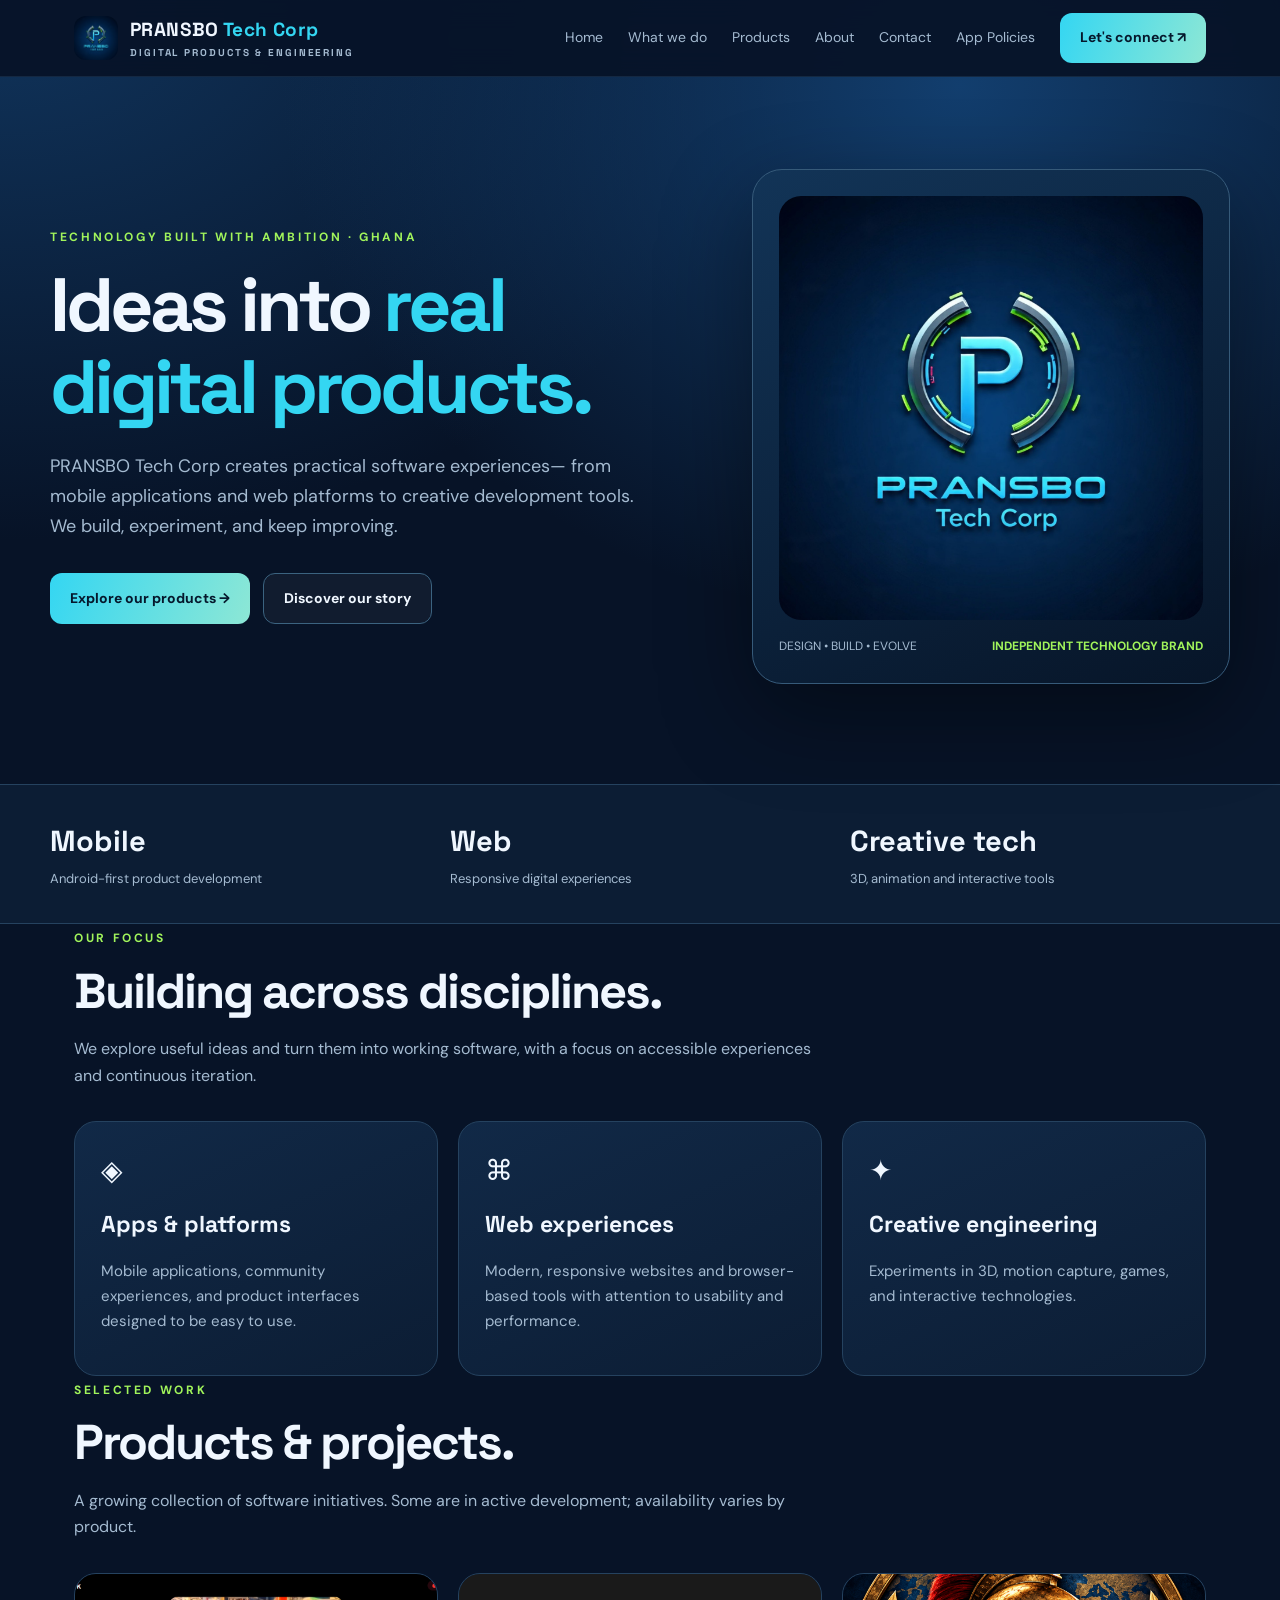
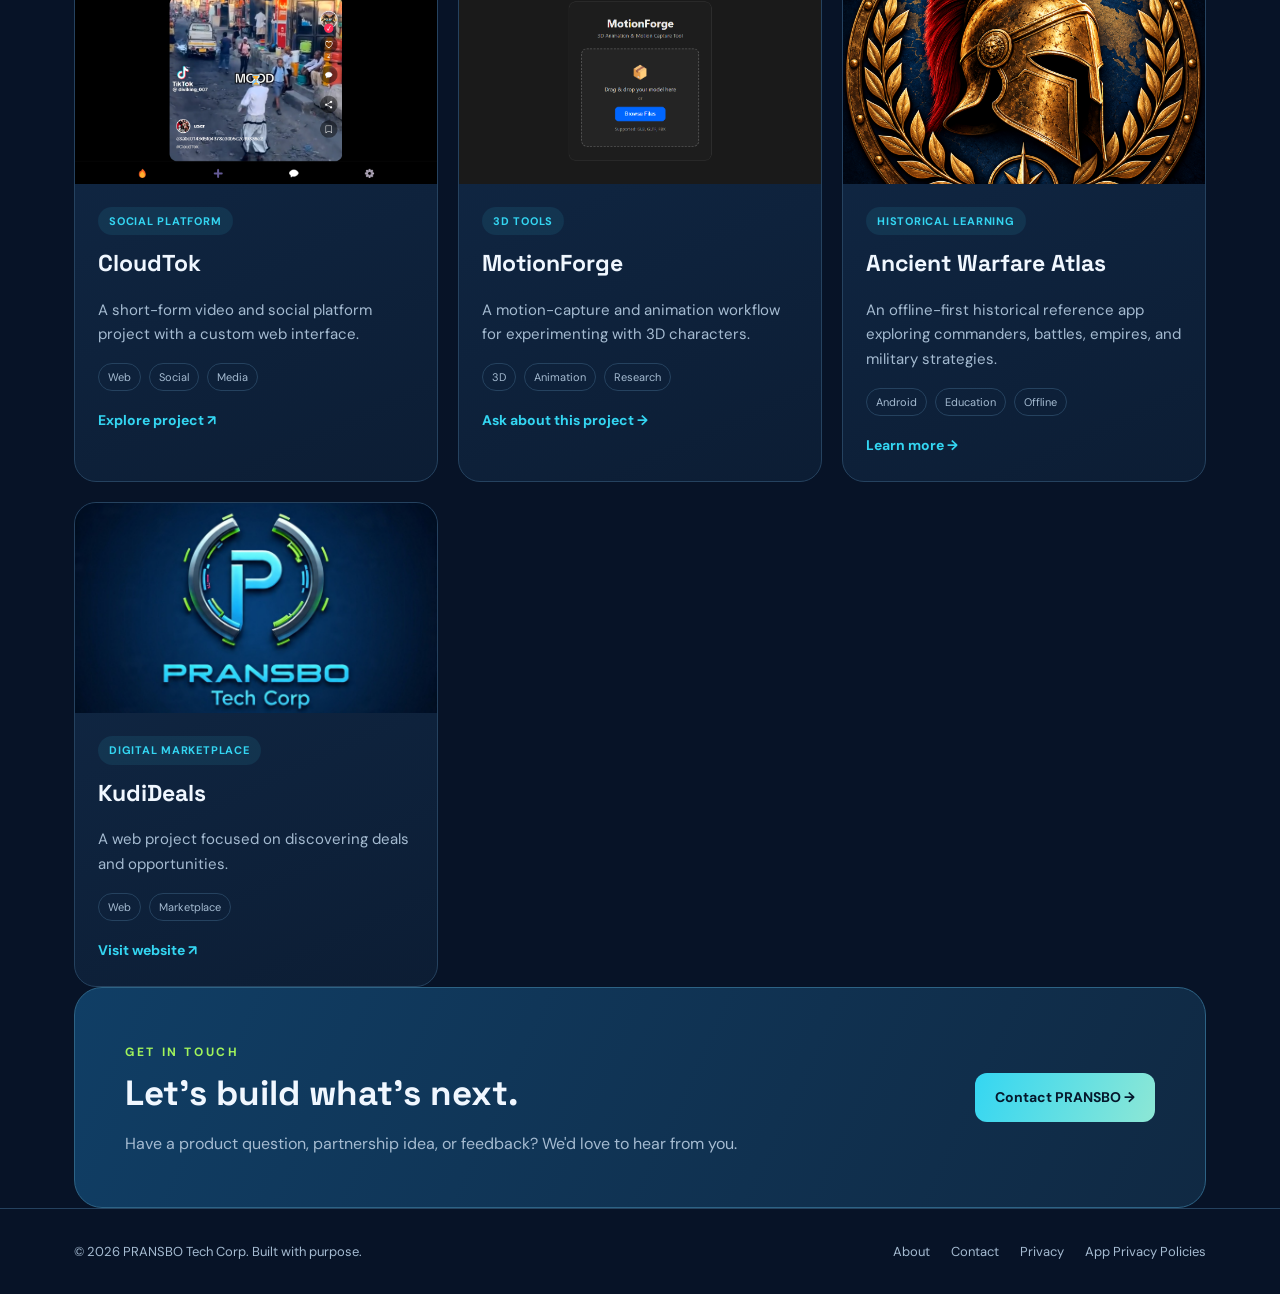
<file: index.html>
<!doctype html>
<html lang="en">
<head>
    <meta charset="utf-8">
    <meta name="viewport" content="width=device-width, initial-scale=1">
    <meta name="theme-color" content="#071327">

    <meta name="description"
          content="PRANSBO Tech Corp creates mobile apps, web platforms and creative engineering projects.">

    <meta property="og:type" content="website">
    <meta property="og:title"
          content="PRANSBO Tech Corp | Digital Products &amp; Engineering">
    <meta property="og:description"
          content="PRANSBO Tech Corp creates mobile apps, web platforms and creative engineering projects.">
    <meta property="og:image" content="logo.jpg">

    <link rel="icon" type="image/png" href="favicon.png">
    <link rel="stylesheet" href="styles.css">

    <title>PRANSBO Tech Corp | Digital Products &amp; Engineering</title>
</head>

<body>

    <!-- ==================== HEADER / NAVIGATION ==================== -->
    <header>
        <div class="wrap nav">

            <a class="brand" href="index.html">
                <img src="logo.jpg" alt="PRANSBO Tech Corp logo">

                <span>
                    PRANSBO
                    <span class="accent">Tech Corp</span>
                    <small>Digital products &amp; engineering</small>
                </span>
            </a>

            <button class="menu"
                    aria-label="Toggle navigation"
                    aria-expanded="false">
                ☰ Menu
            </button>

            <nav class="links" aria-label="Main navigation">
                <a href="index.html">Home</a>
                <a href="index.html#solutions">What we do</a>
                <a href="index.html#products">Products</a>
                <a href="about.html">About</a>
                <a href="contact.html">Contact</a>
  <a href="app-privacy/index.html">App Policies</a>
                <a class="btn primary" href="contact.html">
                    Let's connect ↗
                </a>
            </nav>

        </div>
    </header>


    <!-- ==================== MAIN CONTENT ==================== -->
    <main>

        <!-- HERO SECTION -->
        <div class="wrap hero">

            <div>
                <div class="eyebrow">
                    Technology built with ambition · Ghana
                </div>

                <h1>
                    Ideas into
                    <span class="accent">real digital products.</span>
                </h1>

                <p class="lead">
                    PRANSBO Tech Corp creates practical software experiences—
                    from mobile applications and web platforms to creative
                    development tools. We build, experiment, and keep improving.
                </p>

                <div class="actions">
                    <a class="btn primary" href="#products">
                        Explore our products →
                    </a>

                    <a class="btn" href="about.html">
                        Discover our story
                    </a>
                </div>
            </div>

            <div class="hero-visual">
                <img src="logo.jpg" alt="PRANSBO Tech Corp emblem">

                <div class="badge">
                    <span>DESIGN • BUILD • EVOLVE</span>
                    <strong>INDEPENDENT TECHNOLOGY BRAND</strong>
                </div>
            </div>

        </div>


        <!-- COMPANY CAPABILITIES BAND -->
        <div class="band">
            <div class="wrap stats">

                <div class="stat">
                    <strong>Mobile</strong>
                    <span>Android-first product development</span>
                </div>

                <div class="stat">
                    <strong>Web</strong>
                    <span>Responsive digital experiences</span>
                </div>

                <div class="stat">
                    <strong>Creative tech</strong>
                    <span>3D, animation and interactive tools</span>
                </div>

            </div>
        </div>


        <!-- ==================== SERVICES ==================== -->
        <section id="solutions" class="wrap">

            <div class="section-head">
                <span class="eyebrow">Our focus</span>

                <h2>Building across disciplines.</h2>

                <p>
                    We explore useful ideas and turn them into working software,
                    with a focus on accessible experiences and continuous iteration.
                </p>
            </div>

            <div class="grid">

                <article class="card">
                    <div class="icon">◈</div>

                    <h3>Apps &amp; platforms</h3>

                    <p>
                        Mobile applications, community experiences, and product
                        interfaces designed to be easy to use.
                    </p>
                </article>

                <article class="card">
                    <div class="icon">⌘</div>

                    <h3>Web experiences</h3>

                    <p>
                        Modern, responsive websites and browser-based tools
                        with attention to usability and performance.
                    </p>
                </article>

                <article class="card">
                    <div class="icon">✦</div>

                    <h3>Creative engineering</h3>

                    <p>
                        Experiments in 3D, motion capture, games, and
                        interactive technologies.
                    </p>
                </article>

            </div>
        </section>


        <!-- ==================== PRODUCTS & PROJECTS ==================== -->
        <section id="products" class="wrap">

            <div class="section-head">
                <span class="eyebrow">Selected work</span>

                <h2>Products &amp; projects.</h2>

                <p>
                    A growing collection of software initiatives. Some are
                    in active development; availability varies by product.
                </p>
            </div>

            <div class="grid">

                <!-- CLOUDTOK -->
                <article class="card project">
                    <img
                        src="images/cloudtok/cloudtok1.png"
                        alt="CloudTok project screenshot"
                        loading="lazy"
                    >

                    <div class="body">
                        <span class="pill">Social platform</span>

                        <h3>CloudTok</h3>

                        <p>
                            A short-form video and social platform project
                            with a custom web interface.
                        </p>

                        <div class="meta">
                            <span>Web</span>
                            <span>Social</span>
                            <span>Media</span>
                        </div>

                        <a
                            class="more"
                            href="https://prattbossman-2010.github.io/CloudTok"
                            target="_blank"
                            rel="noopener noreferrer"
                        >
                            Explore project ↗
                        </a>
                    </div>
                </article>


                <!-- MOTIONFORGE -->
                <article class="card project">
                    <img
                        src="images/motionforge/motionforge1.png"
                        alt="MotionForge project screenshot"
                        loading="lazy"
                    >

                    <div class="body">
                        <span class="pill">3D tools</span>

                        <h3>MotionForge</h3>

                        <p>
                            A motion-capture and animation workflow for
                            experimenting with 3D characters.
                        </p>

                        <div class="meta">
                            <span>3D</span>
                            <span>Animation</span>
                            <span>Research</span>
                        </div>

                        <a class="more" href="contact.html">
                            Ask about this project →
                        </a>
                    </div>
                </article>


                <!-- ANCIENT WARFARE ATLAS -->
                <article class="card project">
                    <img
                        src="images/Ancient Warfare.png"
                        alt="PRANSBO Tech Corp product identity"
                        loading="lazy"
                    >

                    <div class="body">
                        <span class="pill">Historical learning</span>

                        <h3>Ancient Warfare Atlas</h3>

                        <p>
                            An offline-first historical reference app exploring
                            commanders, battles, empires, and military strategies.
                        </p>

                        <div class="meta">
                            <span>Android</span>
                            <span>Education</span>
                            <span>Offline</span>
                        </div>

                        <a class="more" href="contact.html">
                            Learn more →
                        </a>
                    </div>
                </article>


                <!-- KUDIDEALS -->
                <article class="card project">
                    <img
                        src="logo.jpg"
                        alt="PRANSBO Tech Corp logo"
                        loading="lazy"
                    >

                    <div class="body">
                        <span class="pill">Digital marketplace</span>

                        <h3>KudiDeals</h3>

                        <p>
                            A web project focused on discovering deals
                            and opportunities.
                        </p>

                        <div class="meta">
                            <span>Web</span>
                            <span>Marketplace</span>
                        </div>

                        <a
                            class="more"
                            href="https://kudideals.vercel.app"
                            target="_blank"
                            rel="noopener noreferrer"
                        >
                            Visit website ↗
                        </a>
                    </div>
                </article>

            </div>
        </section>


        <!-- ==================== CONTACT CALL TO ACTION ==================== -->
        <section class="wrap">
            <div class="cta">

                <div>
                    <span class="eyebrow">Get in touch</span>

                    <h2>Let's build what's next.</h2>

                    <p>
                        Have a product question, partnership idea, or feedback?
                        We'd love to hear from you.
                    </p>
                </div>

                <a class="btn primary" href="contact.html">
                    Contact PRANSBO →
                </a>

            </div>
        </section>

    </main>


    <!-- ==================== FOOTER ==================== -->
    <footer>
        <div class="wrap foot">

            <span>
                © <span id="year">2026</span>
                PRANSBO Tech Corp. Built with purpose.
            </span>

            <div>
                <a href="about.html">About</a>
                <a href="contact.html">Contact</a>
                <a href="privacy.html">Privacy</a>
                  <a href="app-privacy/index.html">App Privacy Policies</a>
            </div>

        </div>
    </footer>


    <!-- ==================== SCRIPTS ==================== -->
    <script src="app.js"></script>

    <script>
        document.getElementById("year").textContent =
            new Date().getFullYear();
    </script>

</body>
</html>
</file>
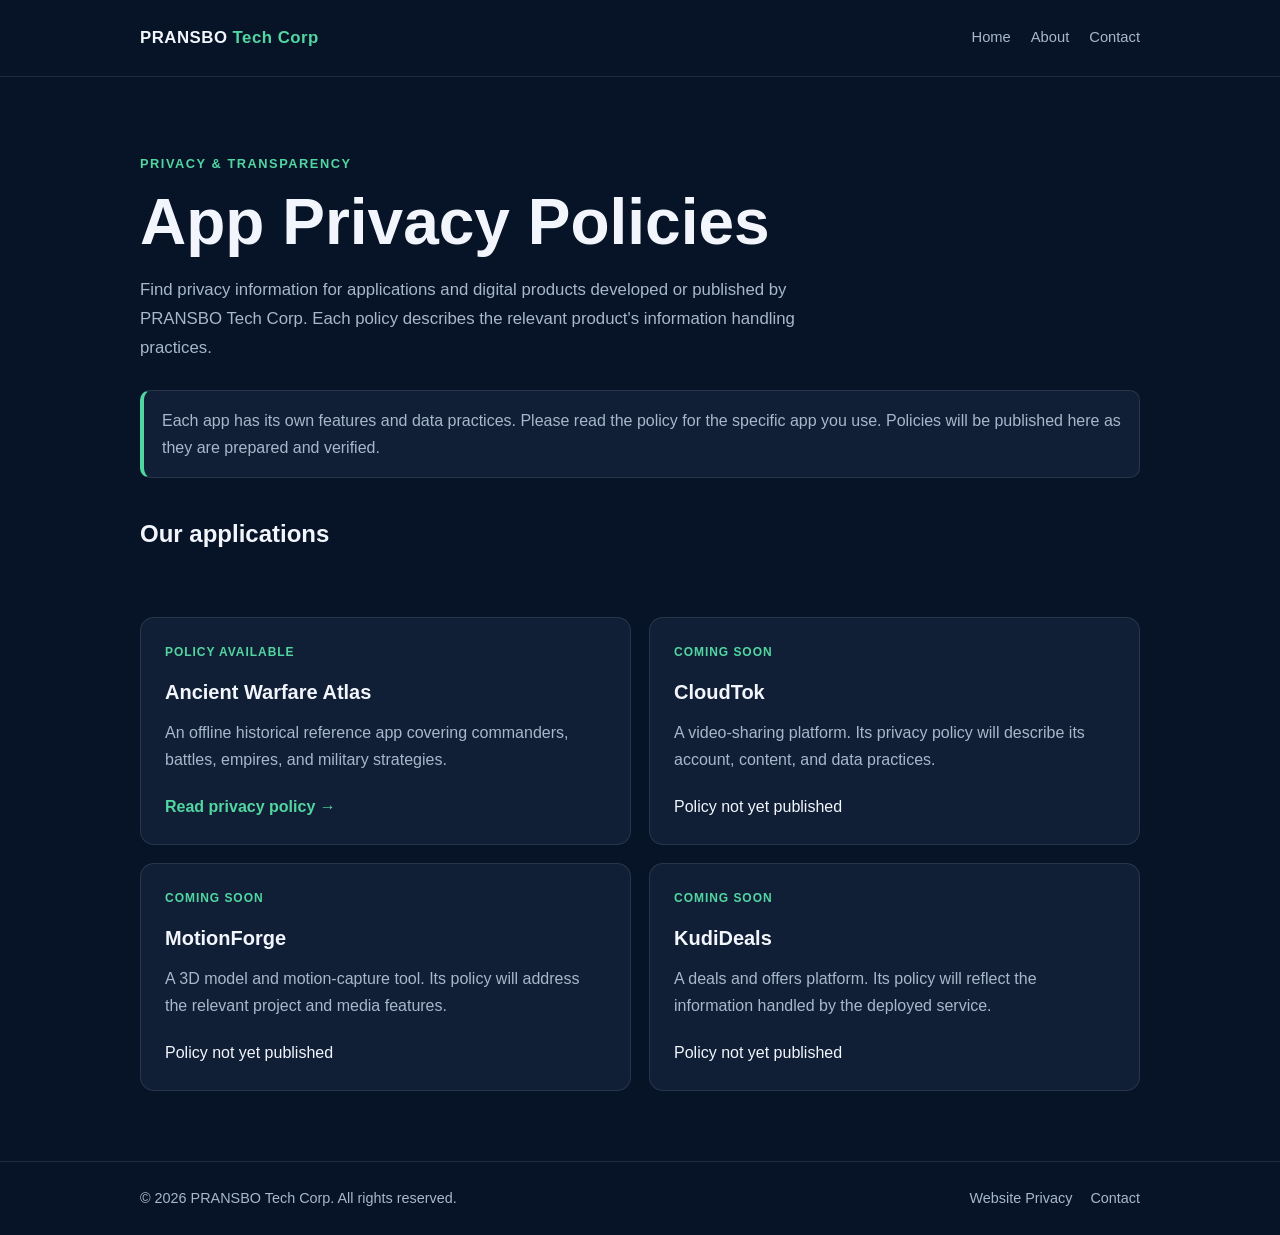
<file: app-privacy/index.html>
<!DOCTYPE html><html lang="en">
<head>
    <meta charset="UTF-8">
    <meta name="viewport" content="width=device-width, initial-scale=1">
    <meta name="theme-color" content="#071327"><meta
    name="description"
    content="Find privacy policies for mobile apps and digital products published by PRANSBO Tech Corp."
>

<title>App Privacy Policies | PRANSBO Tech Corp</title>

<style>
    :root {
        --background: #071327;
        --surface: #101f36;
        --surface-hover: #152943;
        --text: #f2f6fc;
        --muted: #a8b7ca;
        --accent: #52d6a1;
        --border: rgba(255, 255, 255, 0.1);
    }

    * {
        box-sizing: border-box;
    }

    html {
        scroll-behavior: smooth;
    }

    body {
        margin: 0;
        min-height: 100vh;
        background: var(--background);
        color: var(--text);
        font-family: Arial, Helvetica, sans-serif;
        line-height: 1.7;
    }

    a {
        color: inherit;
    }

    .wrap {
        width: min(100% - 36px, 1000px);
        margin-inline: auto;
    }

    header {
        border-bottom: 1px solid var(--border);
    }

    .nav {
        min-height: 76px;
        display: flex;
        align-items: center;
        justify-content: space-between;
        gap: 20px;
    }

    .brand {
        text-decoration: none;
        font-size: 1.05rem;
        font-weight: 800;
        letter-spacing: 0.03em;
    }

    .brand span {
        color: var(--accent);
    }

    .nav-links {
        display: flex;
        flex-wrap: wrap;
        gap: 20px;
    }

    .nav-links a {
        color: var(--muted);
        font-size: 0.92rem;
        text-decoration: none;
    }

    .nav-links a:hover,
    .nav-links a:focus-visible {
        color: var(--accent);
    }

    .hero {
        padding-top: 76px;
        padding-bottom: 42px;
    }

    .eyebrow {
        color: var(--accent);
        font-size: 0.8rem;
        font-weight: 800;
        letter-spacing: 0.12em;
        text-transform: uppercase;
    }

    h1 {
        max-width: 750px;
        margin: 12px 0 18px;
        font-size: clamp(2.2rem, 6vw, 4rem);
        line-height: 1.12;
    }

    .intro {
        max-width: 680px;
        color: var(--muted);
        font-size: 1.05rem;
    }

    .notice {
        margin-top: 28px;
        padding: 16px 18px;
        border: 1px solid var(--border);
        border-left: 4px solid var(--accent);
        border-radius: 10px;
        background: var(--surface);
        color: var(--muted);
    }

    .section-heading {
        margin: 36px 0 20px;
        font-size: 1.5rem;
    }

    .policy-grid {
        display: grid;
        grid-template-columns: repeat(2, minmax(0, 1fr));
        gap: 18px;
        padding-bottom: 70px;
    }

    .policy-card {
        display: flex;
        flex-direction: column;
        align-items: flex-start;
        padding: 24px;
        border: 1px solid var(--border);
        border-radius: 14px;
        background: var(--surface);
        transition:
            background 160ms ease,
            border-color 160ms ease,
            transform 160ms ease;
    }

    .policy-card:hover {
        background: var(--surface-hover);
        border-color: rgba(82, 214, 161, 0.45);
        transform: translateY(-2px);
    }

    .status {
        margin-bottom: 12px;
        color: var(--accent);
        font-size: 0.75rem;
        font-weight: 800;
        letter-spacing: 0.08em;
        text-transform: uppercase;
    }

    .policy-card h3 {
        margin: 0 0 10px;
        font-size: 1.25rem;
    }

    .policy-card p {
        margin: 0 0 20px;
        color: var(--muted);
    }

    .policy-link {
        margin-top: auto;
        color: var(--accent);
        font-weight: 700;
        text-decoration: none;
    }

    .policy-link:hover {
        text-decoration: underline;
    }

    footer {
        padding: 24px 0;
        border-top: 1px solid var(--border);
        color: var(--muted);
        font-size: 0.9rem;
    }

    .footer-content {
        display: flex;
        flex-wrap: wrap;
        align-items: center;
        justify-content: space-between;
        gap: 14px;
    }

    .footer-links {
        display: flex;
        flex-wrap: wrap;
        gap: 18px;
    }

    .footer-links a {
        text-decoration: none;
    }

    .footer-links a:hover {
        color: var(--accent);
    }

    @media (max-width: 650px) {
        .nav {
            align-items: flex-start;
            flex-direction: column;
            justify-content: center;
            padding-block: 18px;
        }

        .nav-links {
            gap: 12px 18px;
        }

        .hero {
            padding-top: 48px;
        }

        .policy-grid {
            grid-template-columns: 1fr;
        }
    }
</style>

</head><body><header>
    <div class="wrap nav">
        <a class="brand" href="../index.html">
            PRANSBO <span>Tech Corp</span>
        </a>

        <nav class="nav-links" aria-label="Main navigation">
            <a href="../index.html">Home</a>
            <a href="../about.html">About</a>
            <a href="../contact.html">Contact</a>
        </nav>
    </div>
</header>

<main>
    <section class="wrap hero">
        <div class="eyebrow">Privacy &amp; transparency</div>

        <h1>App Privacy Policies</h1>

        <p class="intro">
            Find privacy information for applications and digital
            products developed or published by PRANSBO Tech Corp.
            Each policy describes the relevant product's information
            handling practices.
        </p>

        <div class="notice">
            Each app has its own features and data practices.
            Please read the policy for the specific app you use.
            Policies will be published here as they are prepared
            and verified.
        </div>

        <h2 class="section-heading">Our applications</h2>
    </section>

    <section class="wrap policy-grid" aria-label="Application policies">

        <article class="policy-card">
            <div class="status">Policy available</div>

            <h3>Ancient Warfare Atlas</h3>

            <p>
                An offline historical reference app covering
                commanders, battles, empires, and military strategies.
            </p>

            <a
                class="policy-link"
                href="ancient-warfare-atlas.html"
            >
                Read privacy policy →
            </a>
        </article>

        <article class="policy-card">
            <div class="status">Coming soon</div>

            <h3>CloudTok</h3>

            <p>
                A video-sharing platform. Its privacy policy will
                describe its account, content, and data practices.
            </p>

            <span class="muted">
                Policy not yet published
            </span>
        </article>

        <article class="policy-card">
            <div class="status">Coming soon</div>

            <h3>MotionForge</h3>

            <p>
                A 3D model and motion-capture tool. Its policy will
                address the relevant project and media features.
            </p>

            <span class="muted">
                Policy not yet published
            </span>
        </article>

        <article class="policy-card">
            <div class="status">Coming soon</div>

            <h3>KudiDeals</h3>

            <p>
                A deals and offers platform. Its policy will reflect
                the information handled by the deployed service.
            </p>

            <span class="muted">
                Policy not yet published
            </span>
        </article>

    </section>
</main>

<footer>
    <div class="wrap footer-content">
        <span>
            &copy; <span id="year">2026</span>
            PRANSBO Tech Corp. All rights reserved.
        </span>

        <div class="footer-links">
            <a href="../privacy.html">Website Privacy</a>
            <a href="../contact.html">Contact</a>
        </div>
    </div>
</footer>

<script>
    document.getElementById("year").textContent =
        new Date().getFullYear();
</script>

</body>
</html>
</file>
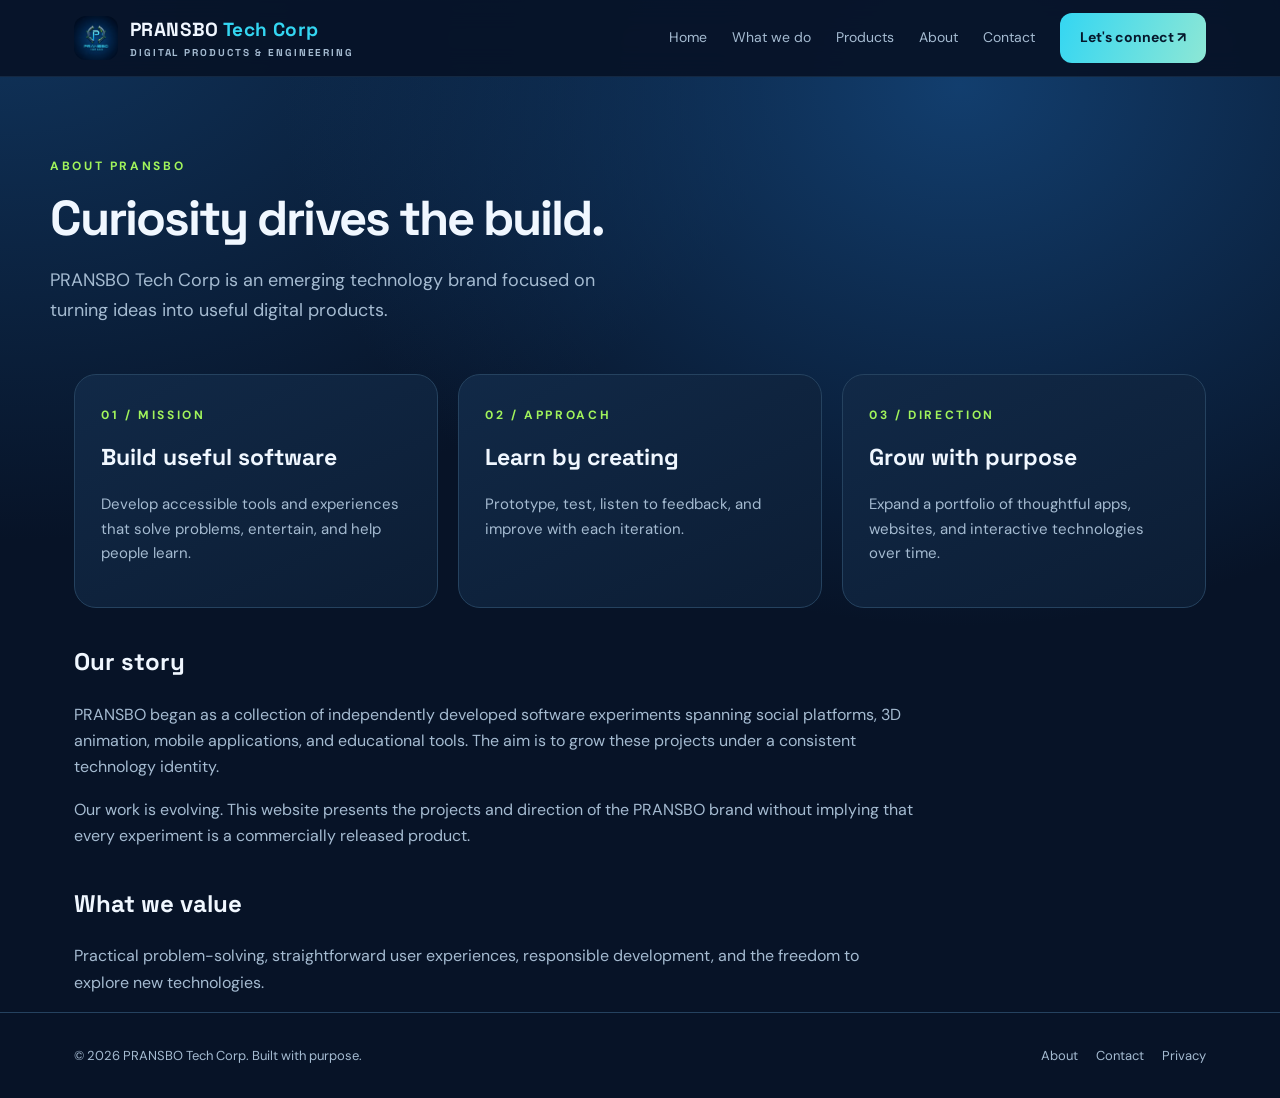
<file: about.html>
<!doctype html><html lang="en"><head><meta charset="utf-8"><meta name="viewport" content="width=device-width,initial-scale=1"><meta name="theme-color" content="#071327"><meta name="description" content="Learn about the direction and work behind PRANSBO Tech Corp."><meta property="og:type" content="website"><meta property="og:title" content="About | PRANSBO Tech Corp"><meta property="og:description" content="Learn about the direction and work behind PRANSBO Tech Corp."><meta property="og:image" content="logo.jpg"><link rel="icon" type="image/png" href="favicon.png"><link rel="stylesheet" href="styles.css"><title>About | PRANSBO Tech Corp</title></head><body><header><div class="wrap nav"><a class="brand" href="index.html"><img src="logo.jpg" alt="PRANSBO Tech Corp logo"><span>PRANSBO <span class="accent">Tech Corp</span><small>Digital products &amp; engineering</small></span></a><button class="menu" aria-label="Toggle navigation" aria-expanded="false">☰ Menu</button><nav class="links" aria-label="Main navigation"><a href="index.html">Home</a><a href="index.html#solutions">What we do</a><a href="index.html#products">Products</a><a href="about.html">About</a><a href="contact.html">Contact</a><a class="btn primary" href="contact.html">Let's connect ↗</a></nav></div></header><main><div class="wrap page-hero"><span class="eyebrow">About PRANSBO</span><h1 class="page-title">Curiosity drives the build.</h1><p class="lead">PRANSBO Tech Corp is an emerging technology brand focused on turning ideas into useful digital products.</p></div><section class="wrap"><div class="grid"><div class="card"><span class="eyebrow">01 / Mission</span><h3>Build useful software</h3><p>Develop accessible tools and experiences that solve problems, entertain, and help people learn.</p></div><div class="card"><span class="eyebrow">02 / Approach</span><h3>Learn by creating</h3><p>Prototype, test, listen to feedback, and improve with each iteration.</p></div><div class="card"><span class="eyebrow">03 / Direction</span><h3>Grow with purpose</h3><p>Expand a portfolio of thoughtful apps, websites, and interactive technologies over time.</p></div></div></section><section class="wrap"><div class="prose"><h2>Our story</h2><p>PRANSBO began as a collection of independently developed software experiments spanning social platforms, 3D animation, mobile applications, and educational tools. The aim is to grow these projects under a consistent technology identity.</p><p>Our work is evolving. This website presents the projects and direction of the PRANSBO brand without implying that every experiment is a commercially released product.</p><h2>What we value</h2><p>Practical problem-solving, straightforward user experiences, responsible development, and the freedom to explore new technologies.</p></div></section></main><footer><div class="wrap foot"><span>© <span id="year">2026</span> PRANSBO Tech Corp. Built with purpose.</span><div><a href="about.html">About</a><a href="contact.html">Contact</a><a href="privacy.html">Privacy</a></div></div></footer><script src="app.js"></script><script>document.getElementById('year').textContent=new Date().getFullYear()</script></body></html>
</file>
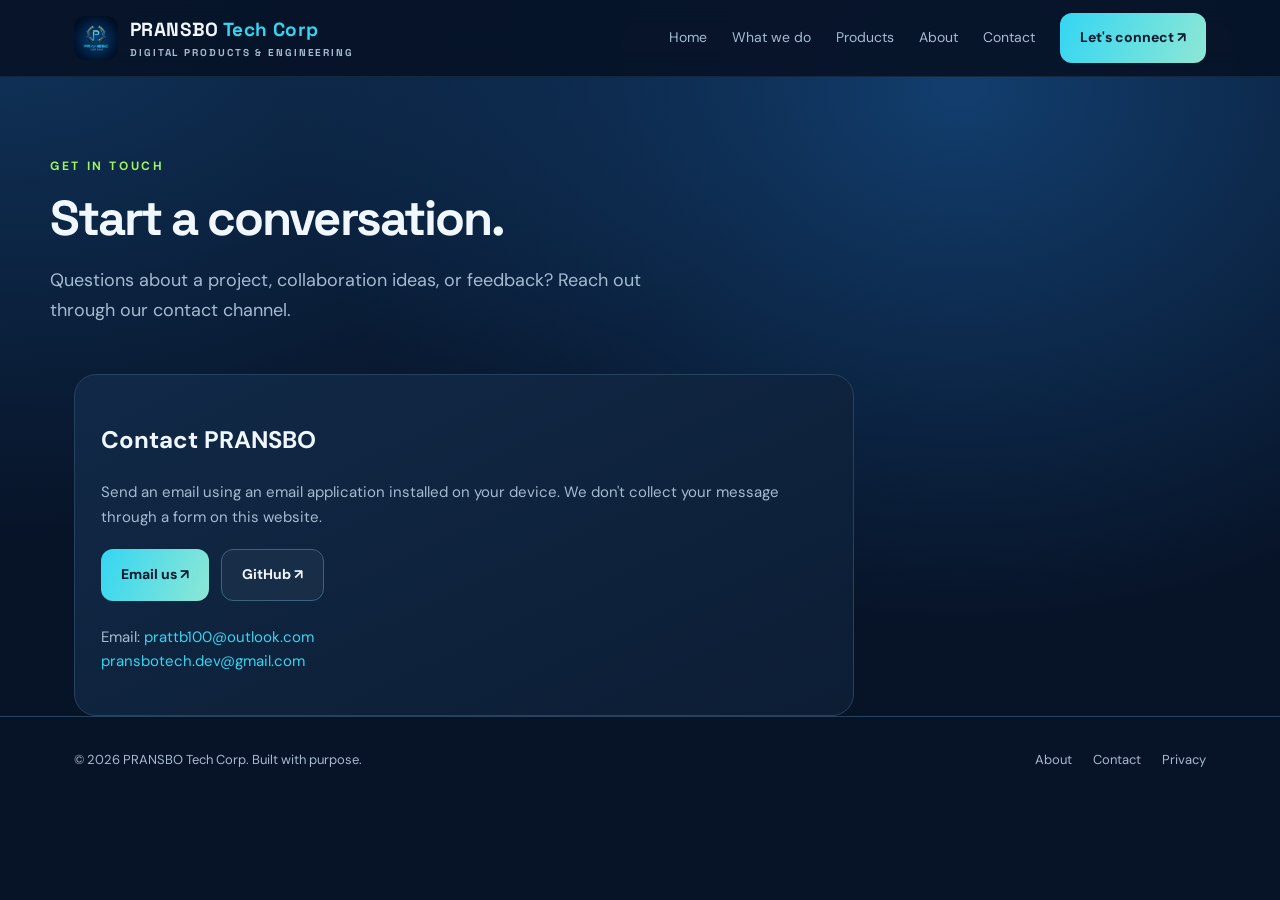
<file: contact.html>
<!doctype html>
<html lang="en">
<head>
    <meta charset="utf-8">
    <meta name="viewport" content="width=device-width, initial-scale=1">
    <meta name="theme-color" content="#071327">
    <meta name="description"
          content="Contact PRANSBO Tech Corp about projects, ideas and feedback.">

    <meta property="og:type" content="website">
    <meta property="og:title" content="Contact | PRANSBO Tech Corp">
    <meta property="og:description"
          content="Contact PRANSBO Tech Corp about projects, ideas and feedback.">
    <meta property="og:image" content="logo.jpg">

    <link rel="icon" type="image/png" href="favicon.png">
    <link rel="stylesheet" href="styles.css">

    <title>Contact | PRANSBO Tech Corp</title>
</head>

<body>
<header>
    <div class="wrap nav">
        <a class="brand" href="index.html">
            <img src="logo.jpg" alt="PRANSBO Tech Corp logo">
            <span>
                PRANSBO <span class="accent">Tech Corp</span>
                <small>Digital products &amp; engineering</small>
            </span>
        </a>

        <button class="menu"
                aria-label="Toggle navigation"
                aria-expanded="false">
            ☰ Menu
        </button>

        <nav class="links" aria-label="Main navigation">
            <a href="index.html">Home</a>
            <a href="index.html#solutions">What we do</a>
            <a href="index.html#products">Products</a>
            <a href="about.html">About</a>
            <a href="contact.html">Contact</a>
            <a class="btn primary" href="contact.html">Let's connect ↗</a>
        </nav>
    </div>
</header>

<main>
    <div class="wrap page-hero">
        <span class="eyebrow">Get in touch</span>
        <h1 class="page-title">Start a conversation.</h1>
        <p class="lead">
            Questions about a project, collaboration ideas, or feedback?
            Reach out through our contact channel.
        </p>
    </div>

    <section class="wrap">
        <div class="card contact-box">
            <h2>Contact PRANSBO</h2>

            <p class="muted">
                Send an email using an email application installed on your device.
                We don't collect your message through a form on this website.
            </p>

            <div class="contact-row">
                <!-- Try to open Gmail on Android first, then use mailto as fallback. -->
                <a class="btn primary" href="mailto:prattb100@outlook.com?subject=PRANSBO%20Tech%20Corp%20Inquiry"
                   id="emailButton">
                    Email us ↗
                </a>

                <a class="btn"
                   href="https://github.com/prattbossman-2010"
                   target="_blank"
                   rel="noopener noreferrer">
                    GitHub ↗
                </a>
            </div>

            <p class="muted" style="margin-top:24px">
                Email:
                <a style="color:var(--cyan)"
                   href="mailto:prattb100@outlook.com">
                    prattb100@outlook.com
                </a>
            		<br>
            		<a style="color:var(--cyan)"
                   href="mailto:pransbotech.dev@gmail.com">
                    pransbotech.dev@gmail.com
                </a>
            </p>
        </div>

    		<!--   <p class="notice" style="max-width:780px;margin-top:20px">
            The contact email was carried over from the uploaded portfolio.
            Replace it in the site files if you prefer a dedicated business email.
        </p>    -->
    </section>
</main>

<footer>
    <div class="wrap foot">
        <span>
            © <span id="year">2026</span> PRANSBO Tech Corp. Built with purpose.
        </span>

        <div>
            <a href="about.html">About</a>
            <a href="contact.html">Contact</a>
            <a href="privacy.html">Privacy</a>
        </div>
    </div>
</footer>

<script src="app.js"></script>

<script>
    document.getElementById("year").textContent =
        new Date().getFullYear();
</script>
</body>
</html>
</file>
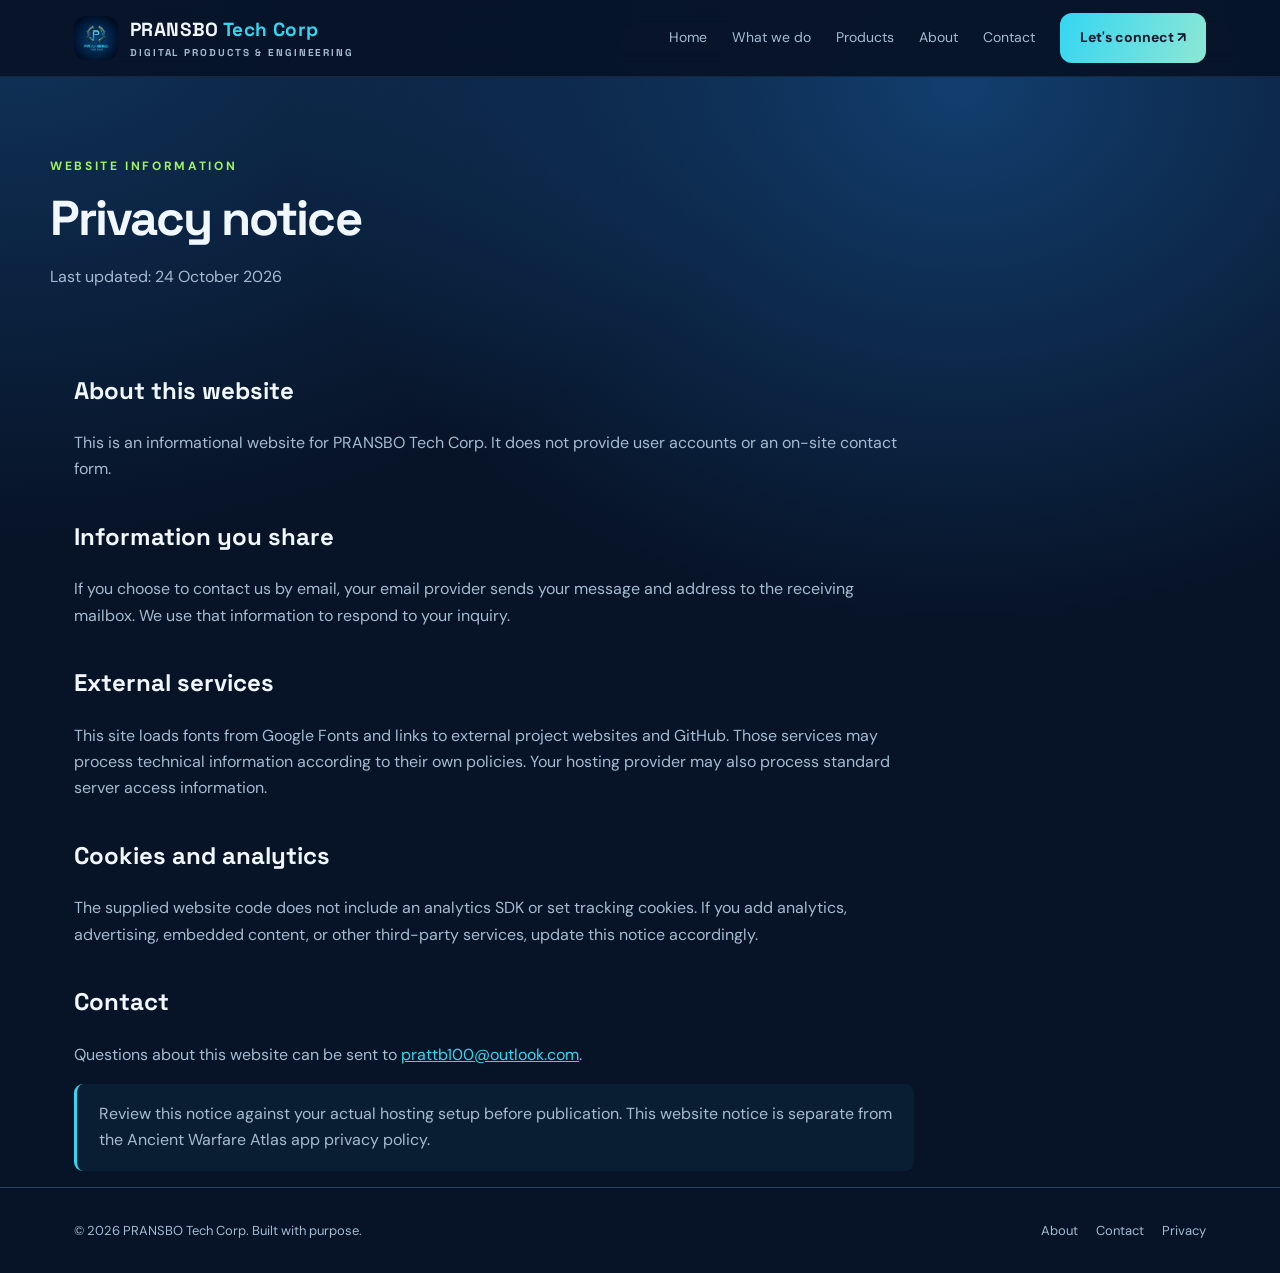
<file: privacy.html>
<!doctype html><html lang="en"><head><meta charset="utf-8"><meta name="viewport" content="width=device-width,initial-scale=1"><meta name="theme-color" content="#071327"><meta name="description" content="Privacy information for the PRANSBO Tech Corp website."><meta property="og:type" content="website"><meta property="og:title" content="Privacy | PRANSBO Tech Corp"><meta property="og:description" content="Privacy information for the PRANSBO Tech Corp website."><meta property="og:image" content="logo.jpg"><link rel="icon" type="image/png" href="favicon.png"><link rel="stylesheet" href="styles.css"><title>Privacy | PRANSBO Tech Corp</title></head><body><header><div class="wrap nav"><a class="brand" href="index.html"><img src="logo.jpg" alt="PRANSBO Tech Corp logo"><span>PRANSBO <span class="accent">Tech Corp</span><small>Digital products &amp; engineering</small></span></a><button class="menu" aria-label="Toggle navigation" aria-expanded="false">☰ Menu</button><nav class="links" aria-label="Main navigation"><a href="index.html">Home</a><a href="index.html#solutions">What we do</a><a href="index.html#products">Products</a><a href="about.html">About</a><a href="contact.html">Contact</a><a class="btn primary" href="contact.html">Let's connect ↗</a></nav></div></header><main><div class="wrap page-hero"><span class="eyebrow">Website information</span><h1 class="page-title">Privacy notice</h1><p class="muted">Last updated: 24 October 2026</p></div><section class="wrap"><div class="prose"><h2>About this website</h2><p>This is an informational website for PRANSBO Tech Corp. It does not provide user accounts or an on-site contact form.</p><h2>Information you share</h2><p>If you choose to contact us by email, your email provider sends your message and address to the receiving mailbox. We use that information to respond to your inquiry.</p><h2>External services</h2><p>This site loads fonts from Google Fonts and links to external project websites and GitHub. Those services may process technical information according to their own policies. Your hosting provider may also process standard server access information.</p><h2>Cookies and analytics</h2><p>The supplied website code does not include an analytics SDK or set tracking cookies. If you add analytics, advertising, embedded content, or other third-party services, update this notice accordingly.</p><h2>Contact</h2><p>Questions about this website can be sent to <a href="mailto:prattb100@outlook.com">prattb100@outlook.com</a>.</p><p class="notice">Review this notice against your actual hosting setup before publication. This website notice is separate from the Ancient Warfare Atlas app privacy policy.</p></div></section></main><footer><div class="wrap foot"><span>© <span id="year">2026</span> PRANSBO Tech Corp. Built with purpose.</span><div><a href="about.html">About</a><a href="contact.html">Contact</a><a href="privacy.html">Privacy</a></div></div></footer><script src="app.js"></script><script>document.getElementById('year').textContent=new Date().getFullYear()</script></body></html>
</file>
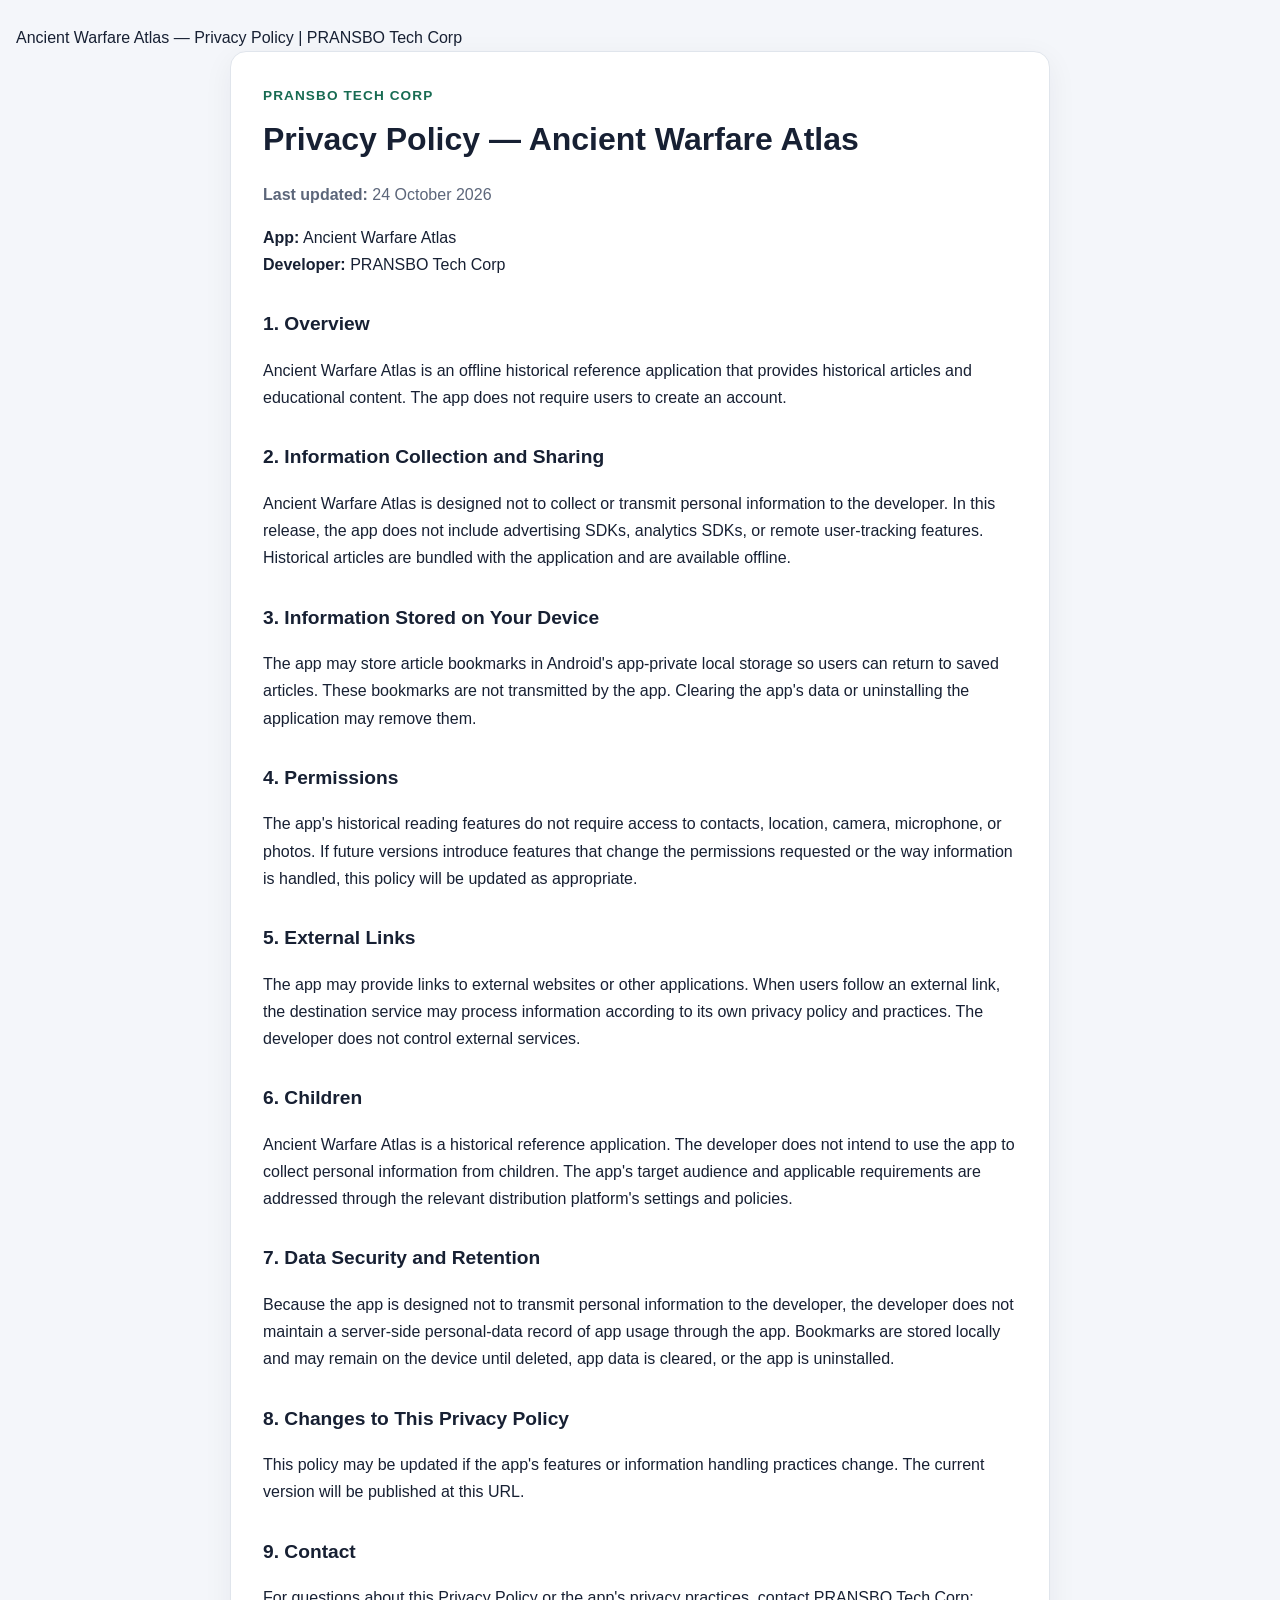
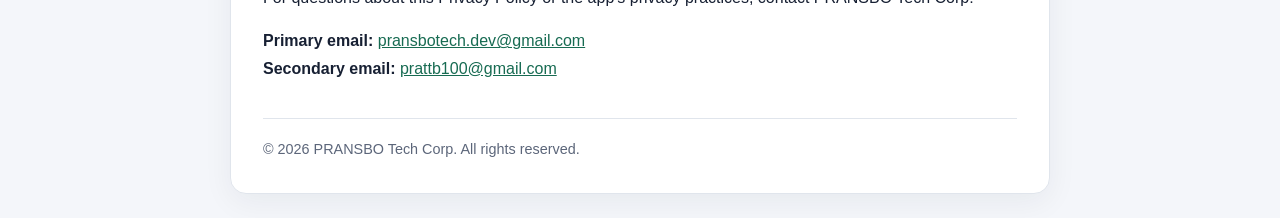
<file: app-privacy/ancient-warfare-atlas.html>
<!DOCTYPE html><html lang="en">
<head>
  <meta charset="UTF-8">
  <meta name="viewport" content="width=device-width, initial-scale=1.0"><meta
name="description"
content="Privacy Policy for Ancient Warfare Atlas by PRANSBO Tech Corp."

«»

  <title>Ancient Warfare Atlas — Privacy Policy | PRANSBO Tech Corp</title>  <style>
    :root {
      color-scheme: light;
      --background: #f4f6fa;
      --surface: #ffffff;
      --text: #172033;
      --muted: #5c667a;
      --accent: #176b52;
      --border: #e0e5ec;
    }

    * {
      box-sizing: border-box;
    }

    body {
      margin: 0;
      padding: 24px 16px;
      background: var(--background);
      color: var(--text);
      font-family: Arial, Helvetica, sans-serif;
      line-height: 1.7;
    }

    main {
      width: 100%;
      max-width: 820px;
      margin: 0 auto;
      padding: 32px;
      background: var(--surface);
      border: 1px solid var(--border);
      border-radius: 16px;
      box-shadow: 0 8px 30px rgba(20, 35, 55, 0.06);
    }

    .brand {
      color: var(--accent);
      font-size: 0.85rem;
      font-weight: 700;
      letter-spacing: 0.08em;
      text-transform: uppercase;
    }

    h1 {
      margin-top: 12px;
      line-height: 1.25;
    }

    h2 {
      margin-top: 30px;
      font-size: 1.2rem;
    }

    .updated,
    .muted {
      color: var(--muted);
    }

    a {
      color: var(--accent);
      overflow-wrap: anywhere;
    }

    footer {
      margin-top: 36px;
      padding-top: 18px;
      border-top: 1px solid var(--border);
      color: var(--muted);
      font-size: 0.9rem;
    }

    @media (max-width: 520px) {
      body {
        padding: 12px;
      }

      main {
        padding: 22px 18px;
        border-radius: 12px;
      }
    }
  </style></head><body>
  <main>
    <div class="brand">PRANSBO Tech Corp</div><h1>Privacy Policy — Ancient Warfare Atlas</h1>

<p class="updated">
  <strong>Last updated:</strong> 24 October 2026
</p>

<p>
  <strong>App:</strong> Ancient Warfare Atlas<br>
  <strong>Developer:</strong> PRANSBO Tech Corp
</p>

<h2>1. Overview</h2>

<p>
  Ancient Warfare Atlas is an offline historical reference application
  that provides historical articles and educational content. The app
  does not require users to create an account.
</p>

<h2>2. Information Collection and Sharing</h2>

<p>
  Ancient Warfare Atlas is designed not to collect or transmit personal
  information to the developer. In this release, the app does not
  include advertising SDKs, analytics SDKs, or remote user-tracking
  features. Historical articles are bundled with the application and
  are available offline.
</p>

<h2>3. Information Stored on Your Device</h2>

<p>
  The app may store article bookmarks in Android's app-private local
  storage so users can return to saved articles. These bookmarks are
  not transmitted by the app. Clearing the app's data or uninstalling
  the application may remove them.
</p>

<h2>4. Permissions</h2>

<p>
  The app's historical reading features do not require access to
  contacts, location, camera, microphone, or photos. If future
  versions introduce features that change the permissions requested
  or the way information is handled, this policy will be updated
  as appropriate.
</p>

<h2>5. External Links</h2>

<p>
  The app may provide links to external websites or other applications.
  When users follow an external link, the destination service may
  process information according to its own privacy policy and
  practices. The developer does not control external services.
</p>

<h2>6. Children</h2>

<p>
  Ancient Warfare Atlas is a historical reference application.
  The developer does not intend to use the app to collect personal
  information from children. The app's target audience and applicable
  requirements are addressed through the relevant distribution
  platform's settings and policies.
</p>

<h2>7. Data Security and Retention</h2>

<p>
  Because the app is designed not to transmit personal information
  to the developer, the developer does not maintain a server-side
  personal-data record of app usage through the app. Bookmarks are
  stored locally and may remain on the device until deleted, app
  data is cleared, or the app is uninstalled.
</p>

<h2>8. Changes to This Privacy Policy</h2>

<p>
  This policy may be updated if the app's features or information
  handling practices change. The current version will be published
  at this URL.
</p>

<h2>9. Contact</h2>

<p>
  For questions about this Privacy Policy or the app's privacy
  practices, contact PRANSBO Tech Corp:
</p>

<p>
  <strong>Primary email:</strong>
  <a href="mailto:pransbotech.dev@gmail.com">
    pransbotech.dev@gmail.com
  </a>
  <br>

  <strong>Secondary email:</strong>
  <a href="mailto:prattb100@gmail.com">
    prattb100@gmail.com
  </a>
</p>

<footer>
  &copy; 2026 PRANSBO Tech Corp. All rights reserved.
</footer>

  </main>
</body>
</html>
</file>
<file: styles.css>
@import url('https://fonts.googleapis.com/css2?family=DM+Sans:wght@400;500;600;700&family=Space+Grotesk:wght@400;500;600;700&display=swap');
:root{--bg:#071327;--bg2:#0b1c35;--panel:#102542;--line:#25425f;--text:#f0f7ff;--muted:#a5bbd1;--cyan:#34d6f2;--green:#a1f45b;--radius:22px}*{box-sizing:border-box}html{scroll-behavior:smooth}body{margin:0;background:var(--bg);color:var(--text);font-family:'DM Sans',sans-serif;line-height:1.65}body:before{content:'';position:absolute;top:0;left:0;width:100%;height:850px;z-index:-1;background:radial-gradient(ellipse at 75% 10%,#123e6e 0%,transparent 50%),radial-gradient(ellipse at 0% 0%,#10345c 0%,transparent 45%)}a{color:inherit;text-decoration:none}img{max-width:100%;display:block}.wrap{max-width:1180px;margin:auto;padding:0 24px}header{position:sticky;top:0;z-index:20;background:#071327ed;border-bottom:1px solid #25425f77;backdrop-filter:blur(14px)}.nav{display:flex;align-items:center;justify-content:space-between;gap:18px;min-height:76px}.brand{display:flex;align-items:center;gap:12px;font-family:'Space Grotesk';font-size:19px;font-weight:700;letter-spacing:.02em}.brand img{width:44px;height:44px;border-radius:12px;object-fit:cover}.brand small{display:block;color:var(--muted);font-size:10px;letter-spacing:.19em;text-transform:uppercase}.links{display:flex;gap:25px;align-items:center}.links a{color:var(--muted);font-size:14px}.links a:hover,.links a.active{color:var(--cyan)}.btn{display:inline-flex;align-items:center;justify-content:center;gap:9px;padding:13px 20px;border:1px solid #3b6380;border-radius:12px;font-weight:700;background:#ffffff0a;cursor:pointer;color:var(--text);font-size:14px}.btn.primary{color:#05182c;border:0;background:linear-gradient(110deg,var(--cyan),#8de7d5)}.btn:hover{transform:translateY(-2px);transition:transform .2s}.menu{display:none}.hero{display:grid;grid-template-columns:1.15fr .85fr;gap:55px;align-items:center;padding:92px 0 100px}.eyebrow{font-size:12px;text-transform:uppercase;letter-spacing:.22em;color:var(--green);font-weight:700}.hero h1{font-family:'Space Grotesk';font-size:clamp(45px,5.9vw,80px);line-height:1.08;letter-spacing:-.055em;margin:17px 0 24px}.accent{color:var(--cyan)}.lead{font-size:18px;color:var(--muted);max-width:600px}.actions{display:flex;flex-wrap:wrap;gap:13px;margin-top:32px}.hero-visual{border:1px solid #365a79;border-radius:30px;padding:26px;background:linear-gradient(155deg,#123457,#071528);box-shadow:0 30px 90px #0006;position:relative}.hero-visual img{border-radius:22px;width:100%;aspect-ratio:1;object-fit:cover}.badge{margin-top:17px;display:flex;justify-content:space-between;gap:12px;align-items:center;color:var(--muted);font-size:12px}.badge strong{color:var(--green)}section{padding:75px 0}.section-head{max-width:760px;margin-bottom:32px}.section-head h2,.page-title{font-family:'Space Grotesk';font-size:clamp(32px,4vw,49px);letter-spacing:-.04em;line-height:1.18;margin:12px 0}.section-head p,.muted{color:var(--muted)}.grid{display:grid;grid-template-columns:repeat(3,minmax(0,1fr));gap:20px}.card{border:1px solid var(--line);background:linear-gradient(155deg,#112947,#0c1d34);border-radius:var(--radius);padding:26px}.card h3{font-family:'Space Grotesk';font-size:23px;margin:12px 0 8px}.card p{color:var(--muted);font-size:15px}.icon{font-size:28px}.pill{display:inline-block;color:var(--cyan);background:#34d6f218;padding:5px 11px;border-radius:99px;font-size:11px;font-weight:700;letter-spacing:.07em;text-transform:uppercase}.project{overflow:hidden;padding:0}.project img{width:100%;height:210px;object-fit:cover;background:#07172c}.project .body{padding:23px}.project .body h3{margin:10px 0}.project .meta{display:flex;flex-wrap:wrap;gap:8px;margin:16px 0}.project .meta span{font-size:11px;border:1px solid var(--line);padding:4px 9px;border-radius:30px;color:var(--muted)}.project .more{font-weight:700;color:var(--cyan);font-size:14px}.band{border-top:1px solid var(--line);border-bottom:1px solid var(--line);background:#0c1d34}.stats{display:grid;grid-template-columns:repeat(3,1fr);gap:20px;padding:32px 0}.stat strong{display:block;font-family:'Space Grotesk';font-size:29px}.stat span{color:var(--muted);font-size:13px}.cta{background:linear-gradient(115deg,#103e65,#102943);border:1px solid #2d6385;border-radius:28px;padding:50px;display:flex;align-items:center;justify-content:space-between;gap:25px}.cta h2{font-size:35px;font-family:'Space Grotesk';margin:0 0 8px}.cta p{margin:0;color:var(--muted)}footer{border-top:1px solid var(--line);padding:32px 0;color:var(--muted);font-size:13px}.foot{display:flex;justify-content:space-between;flex-wrap:wrap;gap:20px}.foot a{margin-left:18px}.foot a:hover{color:var(--cyan)}.page-hero{padding:75px 0 30px}.prose{max-width:840px;color:var(--muted)}.prose h2{color:var(--text);font-family:'Space Grotesk';margin-top:34px}.prose a{color:var(--cyan);text-decoration:underline}.contact-box{max-width:780px}.contact-row{display:flex;flex-wrap:wrap;gap:12px;margin-top:20px}.notice{border-left:3px solid var(--cyan);background:#34d6f20e;padding:17px 22px;border-radius:9px;color:var(--muted)}@media(max-width:800px){.hero{grid-template-columns:1fr;padding:55px 0 70px;gap:32px}.hero-visual{max-width:450px}.grid{grid-template-columns:repeat(2,minmax(0,1fr))}.links{display:none;position:absolute;top:75px;left:0;right:0;background:#09182d;padding:22px 24px;flex-direction:column;align-items:flex-start;border-bottom:1px solid var(--line)}.links.open{display:flex}.menu{display:block;background:transparent;border:1px solid var(--line);border-radius:9px;color:white;padding:9px 13px}.cta{flex-direction:column;align-items:flex-start}}@media(max-width:560px){.grid,.stats{grid-template-columns:1fr}.cta{padding:28px}.brand{font-size:16px}.hero h1{font-size:44px}.project img{height:190px}}
</file>
